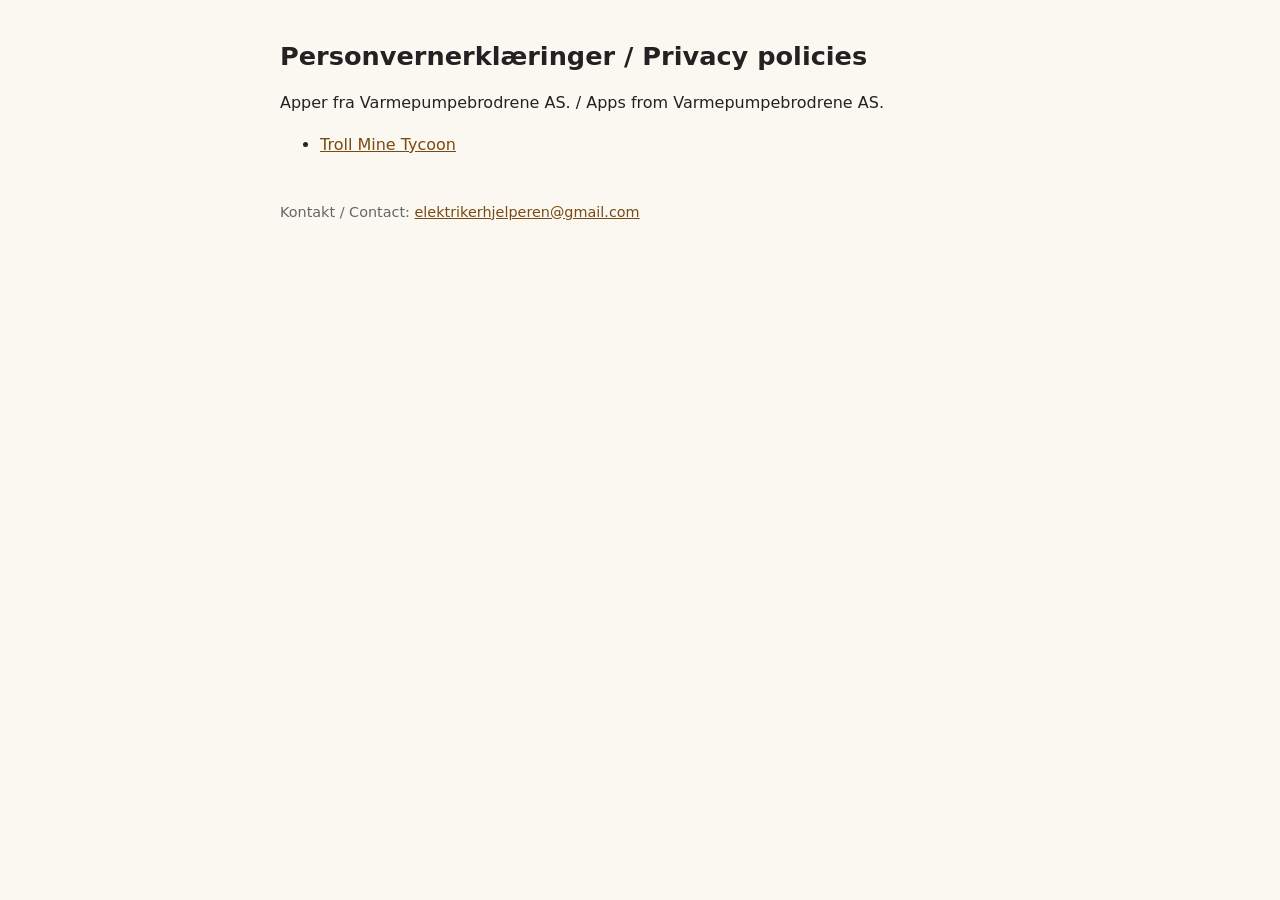
<file: index.html>
<!doctype html>
<html lang="no"><head><meta charset="utf-8"><meta name="viewport" content="width=device-width,initial-scale=1">
<title>Personvern – Varmepumpebrodrene AS</title><link rel="stylesheet" href="style.css"></head>
<body>
<h1>Personvernerklæringer / Privacy policies</h1>
<p>Apper fra Varmepumpebrodrene AS. / Apps from Varmepumpebrodrene AS.</p>
<ul>
<li><a href="trollminetycoon/">Troll Mine Tycoon</a></li>
</ul>
<footer>Kontakt / Contact: <a href="mailto:elektrikerhjelperen@gmail.com">elektrikerhjelperen@gmail.com</a></footer>
</body></html>
</file>
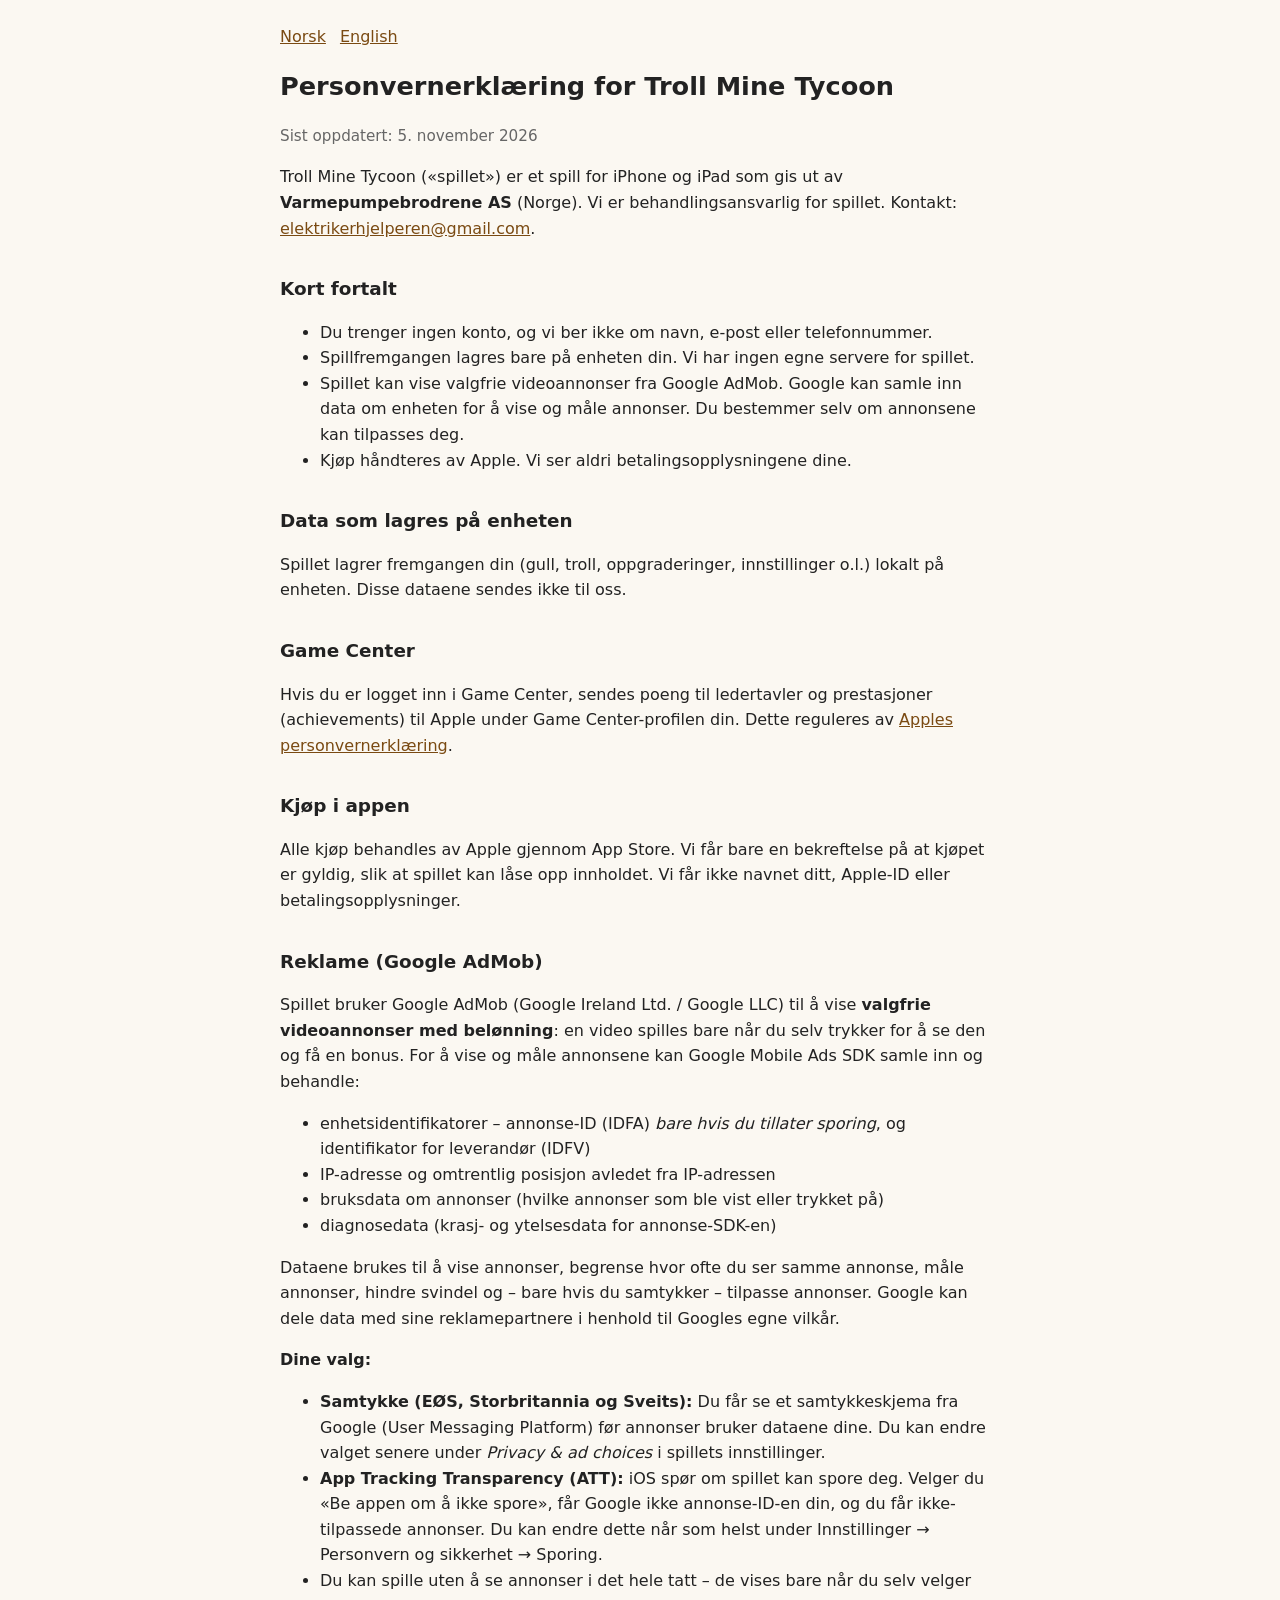
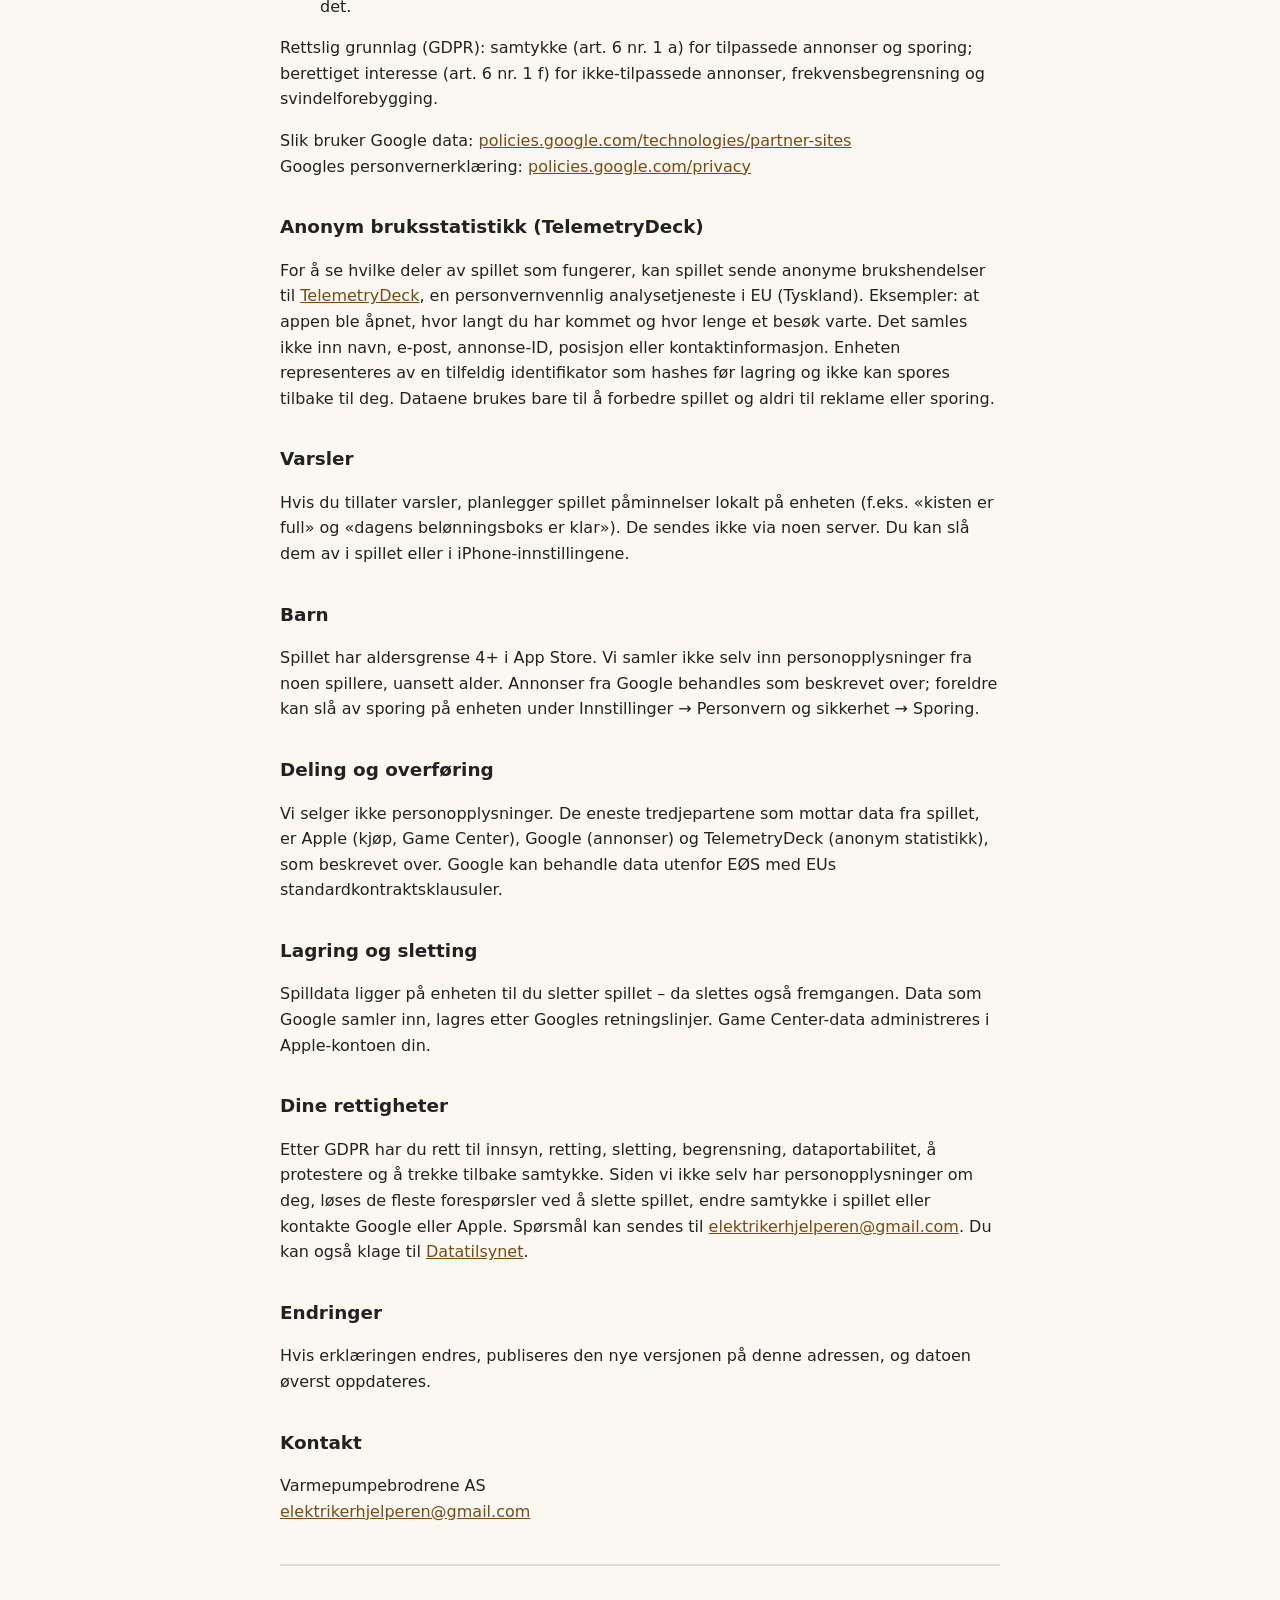
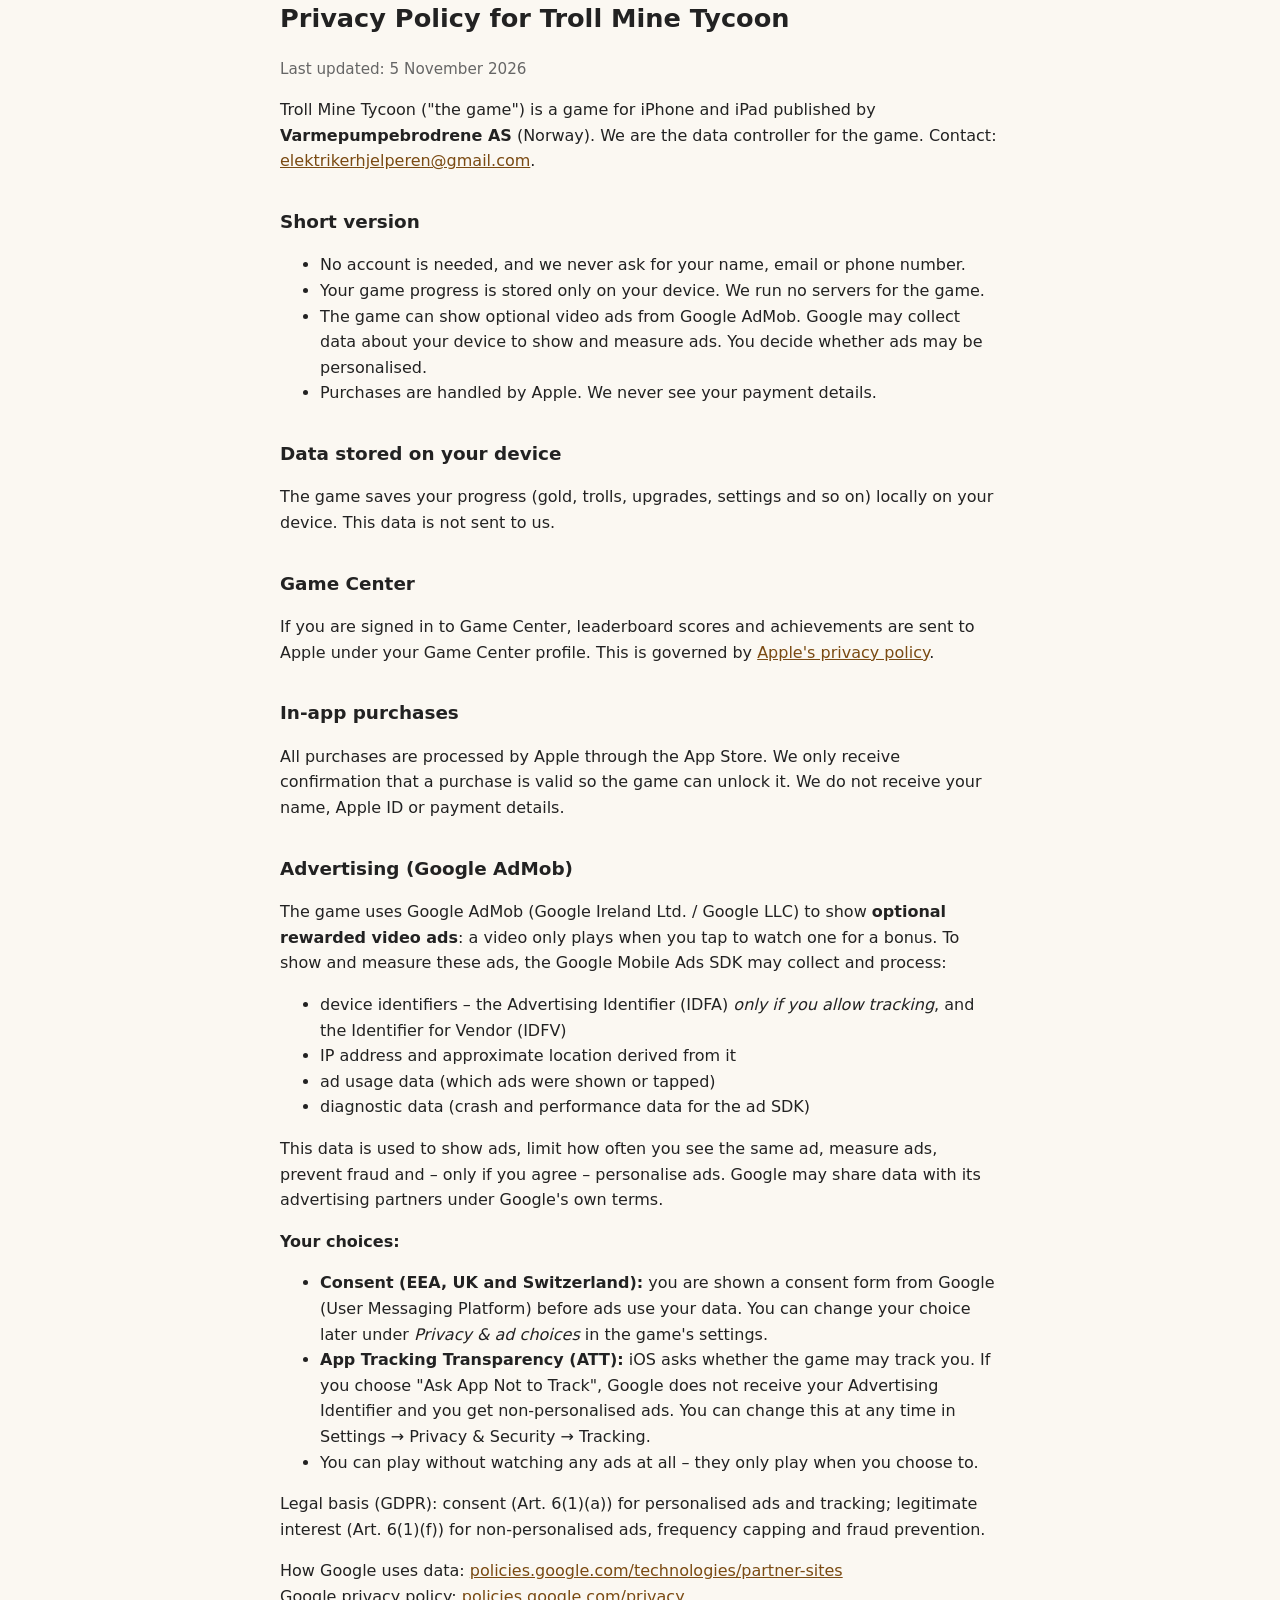
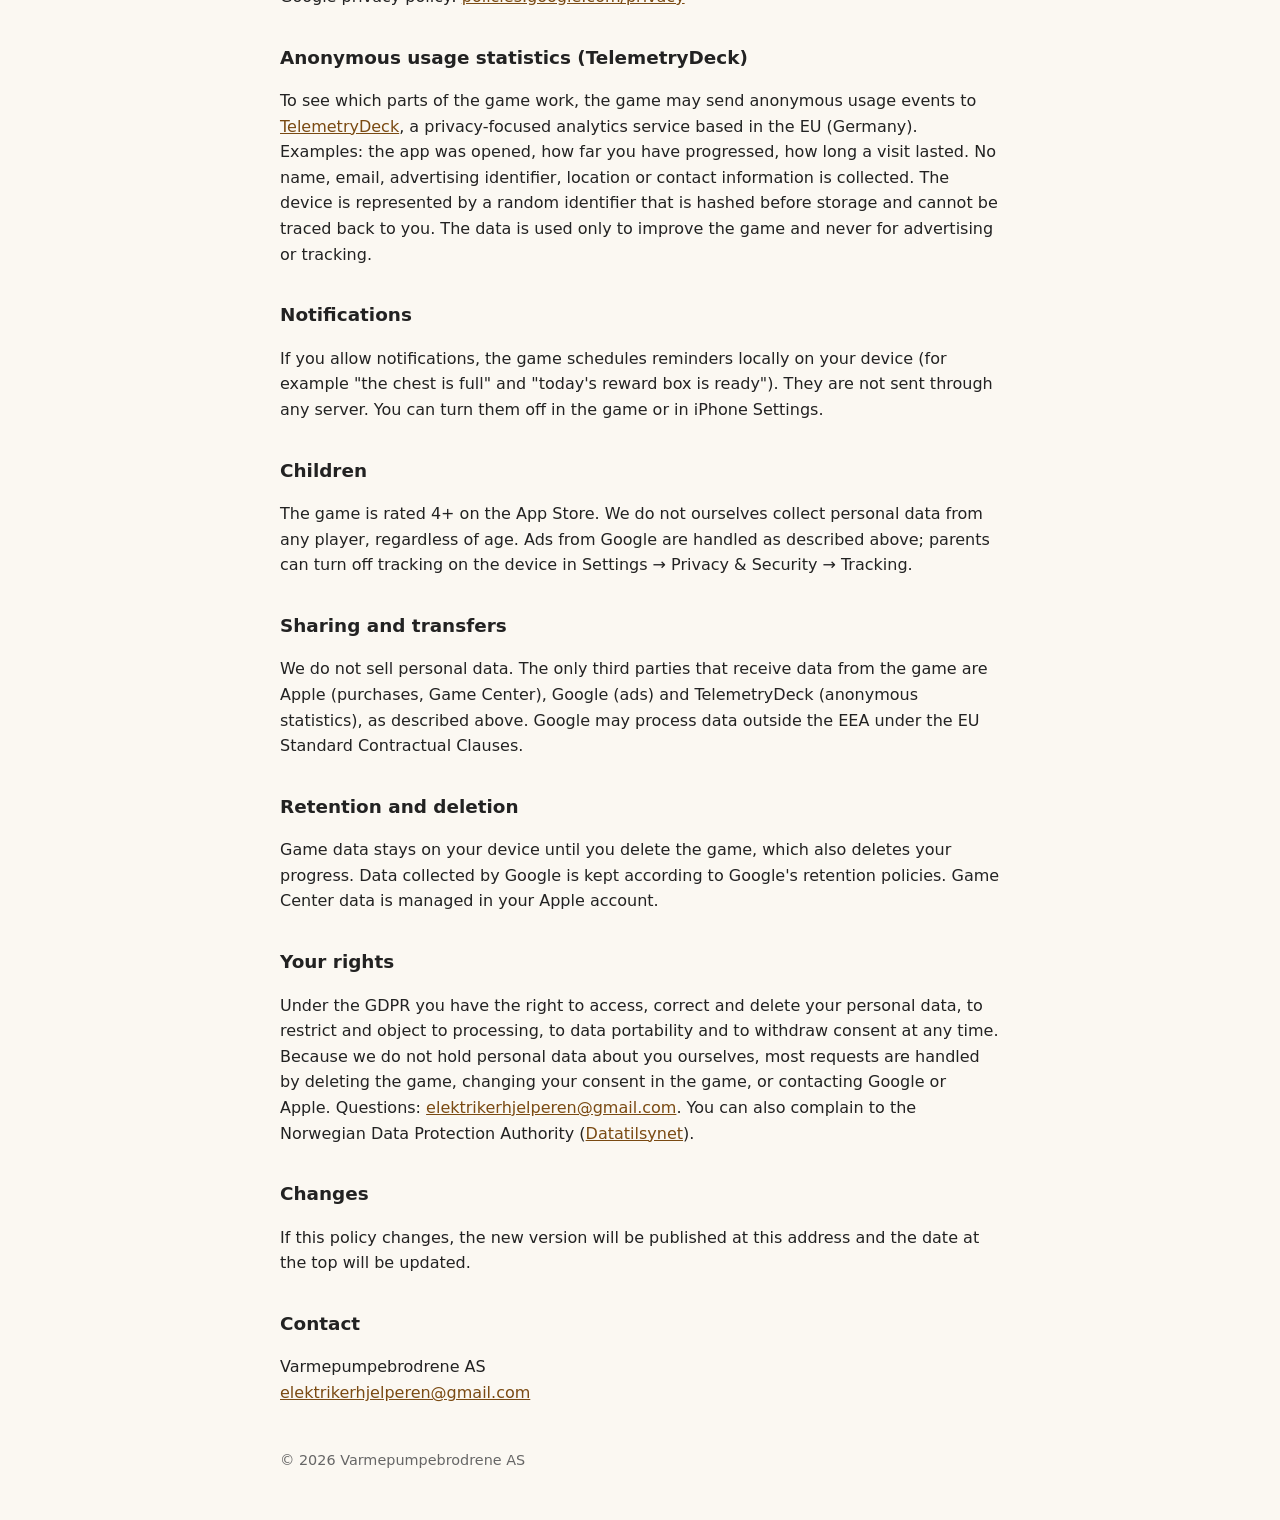
<file: trollminetycoon/index.html>
<!doctype html>
<html lang="no">
<head>
<meta charset="utf-8">
<meta name="viewport" content="width=device-width,initial-scale=1">
<title>Troll Mine Tycoon – Personvernerklæring / Privacy Policy</title>
<link rel="stylesheet" href="../style.css">
</head>
<body>
<nav><a href="#no">Norsk</a><a href="#en">English</a></nav>

<section id="no" lang="no">
<h1>Personvernerklæring for Troll Mine Tycoon</h1>
<p class="meta">Sist oppdatert: 5. november 2026</p>

<p>Troll Mine Tycoon («spillet») er et spill for iPhone og iPad som gis ut av <strong>Varmepumpebrodrene AS</strong> (Norge). Vi er behandlingsansvarlig for spillet. Kontakt: <a href="mailto:elektrikerhjelperen@gmail.com">elektrikerhjelperen@gmail.com</a>.</p>

<h2>Kort fortalt</h2>
<ul>
<li>Du trenger ingen konto, og vi ber ikke om navn, e-post eller telefonnummer.</li>
<li>Spillfremgangen lagres bare på enheten din. Vi har ingen egne servere for spillet.</li>
<li>Spillet kan vise valgfrie videoannonser fra Google AdMob. Google kan samle inn data om enheten for å vise og måle annonser. Du bestemmer selv om annonsene kan tilpasses deg.</li>
<li>Kjøp håndteres av Apple. Vi ser aldri betalingsopplysningene dine.</li>
</ul>

<h2>Data som lagres på enheten</h2>
<p>Spillet lagrer fremgangen din (gull, troll, oppgraderinger, innstillinger o.l.) lokalt på enheten. Disse dataene sendes ikke til oss.</p>

<h2>Game Center</h2>
<p>Hvis du er logget inn i Game Center, sendes poeng til ledertavler og prestasjoner (achievements) til Apple under Game Center-profilen din. Dette reguleres av <a href="https://www.apple.com/legal/privacy/no/">Apples personvernerklæring</a>.</p>

<h2>Kjøp i appen</h2>
<p>Alle kjøp behandles av Apple gjennom App Store. Vi får bare en bekreftelse på at kjøpet er gyldig, slik at spillet kan låse opp innholdet. Vi får ikke navnet ditt, Apple-ID eller betalingsopplysninger.</p>

<h2>Reklame (Google AdMob)</h2>
<p>Spillet bruker Google AdMob (Google Ireland Ltd. / Google LLC) til å vise <strong>valgfrie videoannonser med belønning</strong>: en video spilles bare når du selv trykker for å se den og få en bonus. For å vise og måle annonsene kan Google Mobile Ads SDK samle inn og behandle:</p>
<ul>
<li>enhetsidentifikatorer – annonse-ID (IDFA) <em>bare hvis du tillater sporing</em>, og identifikator for leverandør (IDFV)</li>
<li>IP-adresse og omtrentlig posisjon avledet fra IP-adressen</li>
<li>bruksdata om annonser (hvilke annonser som ble vist eller trykket på)</li>
<li>diagnosedata (krasj- og ytelsesdata for annonse-SDK-en)</li>
</ul>
<p>Dataene brukes til å vise annonser, begrense hvor ofte du ser samme annonse, måle annonser, hindre svindel og – bare hvis du samtykker – tilpasse annonser. Google kan dele data med sine reklamepartnere i henhold til Googles egne vilkår.</p>
<p><strong>Dine valg:</strong></p>
<ul>
<li><strong>Samtykke (EØS, Storbritannia og Sveits):</strong> Du får se et samtykkeskjema fra Google (User Messaging Platform) før annonser bruker dataene dine. Du kan endre valget senere under <em>Privacy &amp; ad choices</em> i spillets innstillinger.</li>
<li><strong>App Tracking Transparency (ATT):</strong> iOS spør om spillet kan spore deg. Velger du «Be appen om å ikke spore», får Google ikke annonse-ID-en din, og du får ikke-tilpassede annonser. Du kan endre dette når som helst under Innstillinger → Personvern og sikkerhet → Sporing.</li>
<li>Du kan spille uten å se annonser i det hele tatt – de vises bare når du selv velger det.</li>
</ul>
<p>Rettslig grunnlag (GDPR): samtykke (art. 6 nr. 1 a) for tilpassede annonser og sporing; berettiget interesse (art. 6 nr. 1 f) for ikke-tilpassede annonser, frekvensbegrensning og svindelforebygging.</p>
<p>Slik bruker Google data: <a href="https://policies.google.com/technologies/partner-sites?hl=no">policies.google.com/technologies/partner-sites</a><br>
Googles personvernerklæring: <a href="https://policies.google.com/privacy?hl=no">policies.google.com/privacy</a></p>

<h2>Anonym bruksstatistikk (TelemetryDeck)</h2>
<p>For å se hvilke deler av spillet som fungerer, kan spillet sende anonyme brukshendelser til <a href="https://telemetrydeck.com/privacy/">TelemetryDeck</a>, en personvernvennlig analysetjeneste i EU (Tyskland). Eksempler: at appen ble åpnet, hvor langt du har kommet og hvor lenge et besøk varte. Det samles ikke inn navn, e-post, annonse-ID, posisjon eller kontaktinformasjon. Enheten representeres av en tilfeldig identifikator som hashes før lagring og ikke kan spores tilbake til deg. Dataene brukes bare til å forbedre spillet og aldri til reklame eller sporing.</p>

<h2>Varsler</h2>
<p>Hvis du tillater varsler, planlegger spillet påminnelser lokalt på enheten (f.eks. «kisten er full» og «dagens belønningsboks er klar»). De sendes ikke via noen server. Du kan slå dem av i spillet eller i iPhone-innstillingene.</p>

<h2>Barn</h2>
<p>Spillet har aldersgrense 4+ i App Store. Vi samler ikke selv inn personopplysninger fra noen spillere, uansett alder. Annonser fra Google behandles som beskrevet over; foreldre kan slå av sporing på enheten under Innstillinger → Personvern og sikkerhet → Sporing.</p>

<h2>Deling og overføring</h2>
<p>Vi selger ikke personopplysninger. De eneste tredjepartene som mottar data fra spillet, er Apple (kjøp, Game Center), Google (annonser) og TelemetryDeck (anonym statistikk), som beskrevet over. Google kan behandle data utenfor EØS med EUs standardkontraktsklausuler.</p>

<h2>Lagring og sletting</h2>
<p>Spilldata ligger på enheten til du sletter spillet – da slettes også fremgangen. Data som Google samler inn, lagres etter Googles retningslinjer. Game Center-data administreres i Apple-kontoen din.</p>

<h2>Dine rettigheter</h2>
<p>Etter GDPR har du rett til innsyn, retting, sletting, begrensning, dataportabilitet, å protestere og å trekke tilbake samtykke. Siden vi ikke selv har personopplysninger om deg, løses de fleste forespørsler ved å slette spillet, endre samtykke i spillet eller kontakte Google eller Apple. Spørsmål kan sendes til <a href="mailto:elektrikerhjelperen@gmail.com">elektrikerhjelperen@gmail.com</a>. Du kan også klage til <a href="https://www.datatilsynet.no">Datatilsynet</a>.</p>

<h2>Endringer</h2>
<p>Hvis erklæringen endres, publiseres den nye versjonen på denne adressen, og datoen øverst oppdateres.</p>

<h2>Kontakt</h2>
<p>Varmepumpebrodrene AS<br><a href="mailto:elektrikerhjelperen@gmail.com">elektrikerhjelperen@gmail.com</a></p>
</section>

<section id="en" lang="en" class="lang">
<h1>Privacy Policy for Troll Mine Tycoon</h1>
<p class="meta">Last updated: 5 November 2026</p>

<p>Troll Mine Tycoon ("the game") is a game for iPhone and iPad published by <strong>Varmepumpebrodrene AS</strong> (Norway). We are the data controller for the game. Contact: <a href="mailto:elektrikerhjelperen@gmail.com">elektrikerhjelperen@gmail.com</a>.</p>

<h2>Short version</h2>
<ul>
<li>No account is needed, and we never ask for your name, email or phone number.</li>
<li>Your game progress is stored only on your device. We run no servers for the game.</li>
<li>The game can show optional video ads from Google AdMob. Google may collect data about your device to show and measure ads. You decide whether ads may be personalised.</li>
<li>Purchases are handled by Apple. We never see your payment details.</li>
</ul>

<h2>Data stored on your device</h2>
<p>The game saves your progress (gold, trolls, upgrades, settings and so on) locally on your device. This data is not sent to us.</p>

<h2>Game Center</h2>
<p>If you are signed in to Game Center, leaderboard scores and achievements are sent to Apple under your Game Center profile. This is governed by <a href="https://www.apple.com/legal/privacy/">Apple's privacy policy</a>.</p>

<h2>In-app purchases</h2>
<p>All purchases are processed by Apple through the App Store. We only receive confirmation that a purchase is valid so the game can unlock it. We do not receive your name, Apple ID or payment details.</p>

<h2>Advertising (Google AdMob)</h2>
<p>The game uses Google AdMob (Google Ireland Ltd. / Google LLC) to show <strong>optional rewarded video ads</strong>: a video only plays when you tap to watch one for a bonus. To show and measure these ads, the Google Mobile Ads SDK may collect and process:</p>
<ul>
<li>device identifiers – the Advertising Identifier (IDFA) <em>only if you allow tracking</em>, and the Identifier for Vendor (IDFV)</li>
<li>IP address and approximate location derived from it</li>
<li>ad usage data (which ads were shown or tapped)</li>
<li>diagnostic data (crash and performance data for the ad SDK)</li>
</ul>
<p>This data is used to show ads, limit how often you see the same ad, measure ads, prevent fraud and – only if you agree – personalise ads. Google may share data with its advertising partners under Google's own terms.</p>
<p><strong>Your choices:</strong></p>
<ul>
<li><strong>Consent (EEA, UK and Switzerland):</strong> you are shown a consent form from Google (User Messaging Platform) before ads use your data. You can change your choice later under <em>Privacy &amp; ad choices</em> in the game's settings.</li>
<li><strong>App Tracking Transparency (ATT):</strong> iOS asks whether the game may track you. If you choose "Ask App Not to Track", Google does not receive your Advertising Identifier and you get non-personalised ads. You can change this at any time in Settings → Privacy &amp; Security → Tracking.</li>
<li>You can play without watching any ads at all – they only play when you choose to.</li>
</ul>
<p>Legal basis (GDPR): consent (Art. 6(1)(a)) for personalised ads and tracking; legitimate interest (Art. 6(1)(f)) for non-personalised ads, frequency capping and fraud prevention.</p>
<p>How Google uses data: <a href="https://policies.google.com/technologies/partner-sites">policies.google.com/technologies/partner-sites</a><br>
Google privacy policy: <a href="https://policies.google.com/privacy">policies.google.com/privacy</a></p>

<h2>Anonymous usage statistics (TelemetryDeck)</h2>
<p>To see which parts of the game work, the game may send anonymous usage events to <a href="https://telemetrydeck.com/privacy/">TelemetryDeck</a>, a privacy-focused analytics service based in the EU (Germany). Examples: the app was opened, how far you have progressed, how long a visit lasted. No name, email, advertising identifier, location or contact information is collected. The device is represented by a random identifier that is hashed before storage and cannot be traced back to you. The data is used only to improve the game and never for advertising or tracking.</p>

<h2>Notifications</h2>
<p>If you allow notifications, the game schedules reminders locally on your device (for example "the chest is full" and "today's reward box is ready"). They are not sent through any server. You can turn them off in the game or in iPhone Settings.</p>

<h2>Children</h2>
<p>The game is rated 4+ on the App Store. We do not ourselves collect personal data from any player, regardless of age. Ads from Google are handled as described above; parents can turn off tracking on the device in Settings → Privacy &amp; Security → Tracking.</p>

<h2>Sharing and transfers</h2>
<p>We do not sell personal data. The only third parties that receive data from the game are Apple (purchases, Game Center), Google (ads) and TelemetryDeck (anonymous statistics), as described above. Google may process data outside the EEA under the EU Standard Contractual Clauses.</p>

<h2>Retention and deletion</h2>
<p>Game data stays on your device until you delete the game, which also deletes your progress. Data collected by Google is kept according to Google's retention policies. Game Center data is managed in your Apple account.</p>

<h2>Your rights</h2>
<p>Under the GDPR you have the right to access, correct and delete your personal data, to restrict and object to processing, to data portability and to withdraw consent at any time. Because we do not hold personal data about you ourselves, most requests are handled by deleting the game, changing your consent in the game, or contacting Google or Apple. Questions: <a href="mailto:elektrikerhjelperen@gmail.com">elektrikerhjelperen@gmail.com</a>. You can also complain to the Norwegian Data Protection Authority (<a href="https://www.datatilsynet.no">Datatilsynet</a>).</p>

<h2>Changes</h2>
<p>If this policy changes, the new version will be published at this address and the date at the top will be updated.</p>

<h2>Contact</h2>
<p>Varmepumpebrodrene AS<br><a href="mailto:elektrikerhjelperen@gmail.com">elektrikerhjelperen@gmail.com</a></p>
</section>

<footer>© 2026 Varmepumpebrodrene AS</footer>
</body>
</html>
</file>
<file: style.css>
body{font-family:-apple-system,system-ui,"Segoe UI",Roboto,sans-serif;max-width:720px;margin:0 auto;padding:24px 16px 48px;line-height:1.6;color:#222;background:#fbf8f2}
h1{font-size:1.6em;line-height:1.25}h2{font-size:1.15em;margin-top:1.8em}
a{color:#7a4a12}nav{margin-bottom:1em}nav a{margin-right:14px}
.lang{border-top:2px solid #e3dccf;margin-top:2.5em;padding-top:1em}
.meta{color:#666;font-size:.95em}footer{margin-top:3em;color:#666;font-size:.9em}
@media (prefers-color-scheme:dark){body{background:#1b1a18;color:#e8e4dc}a{color:#f0b15c}.meta,footer{color:#aaa}.lang{border-color:#3a362f}}
</file>
